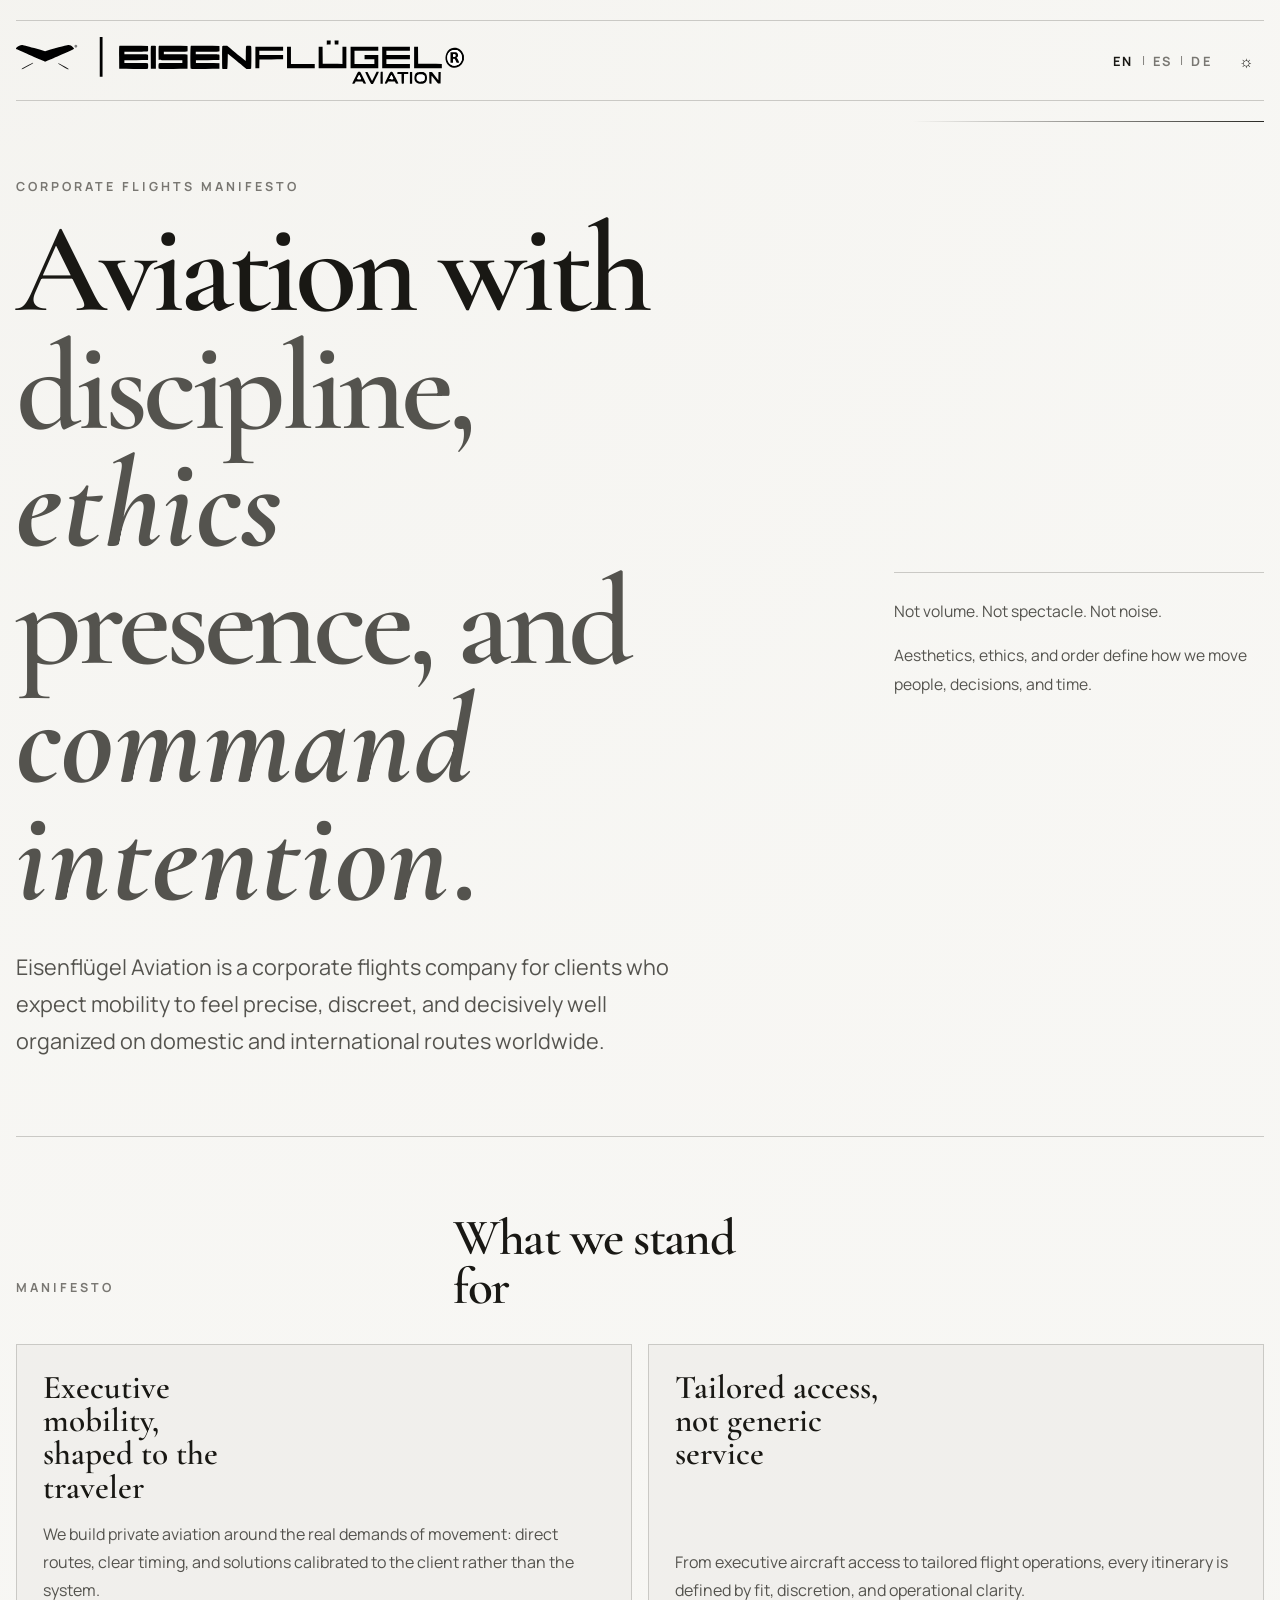
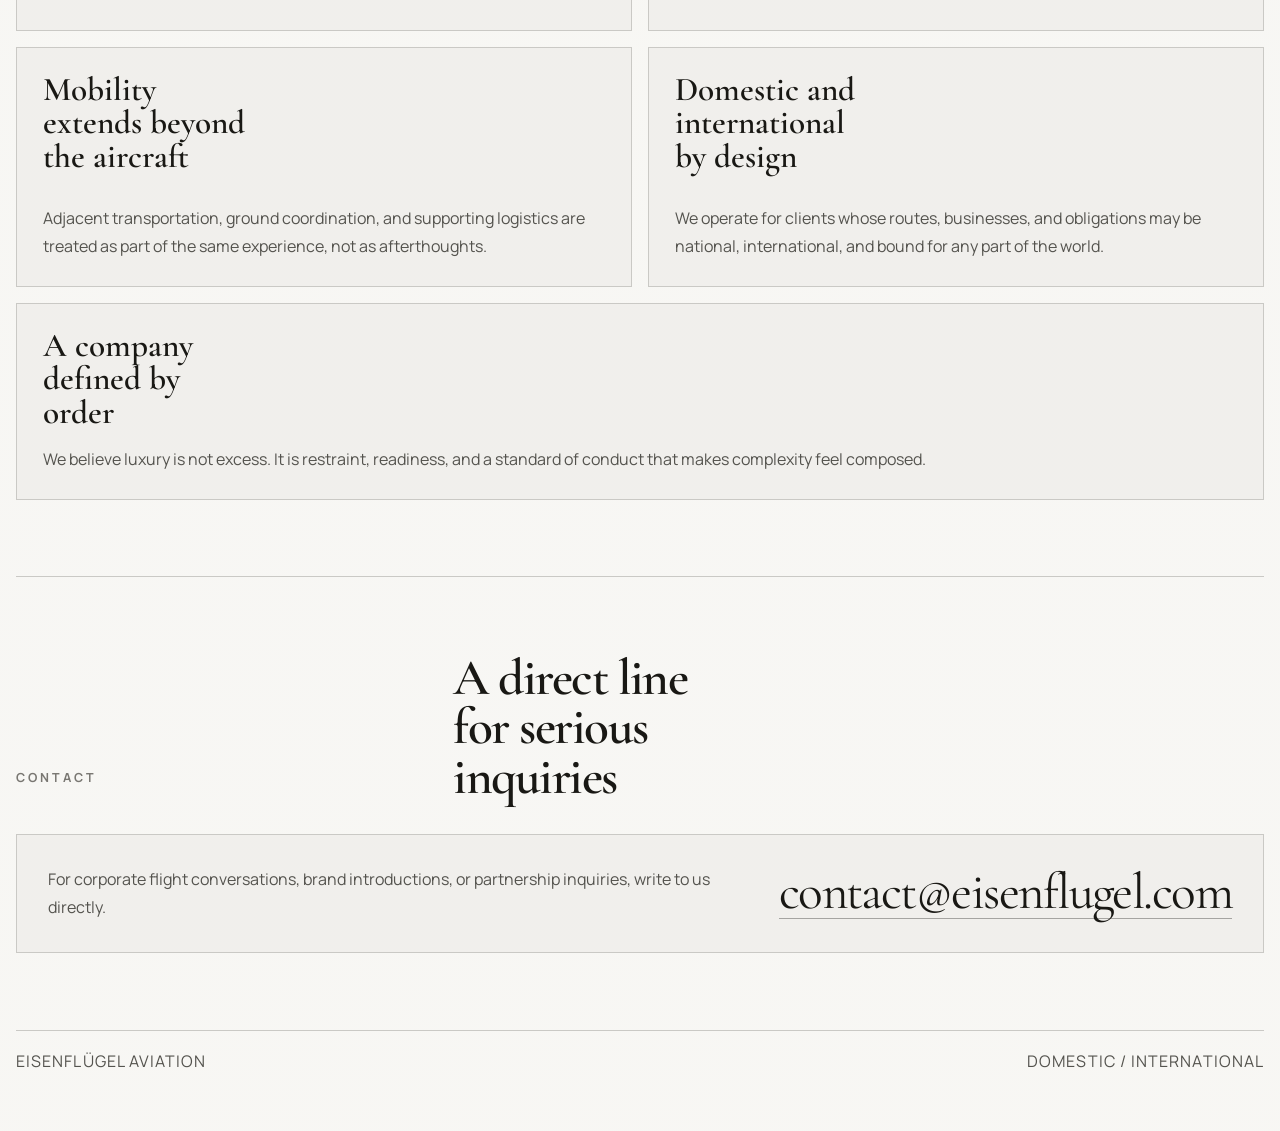
<file: index.html>
<!doctype html>
<html lang="en">
  <head>
    <meta charset="utf-8">
    <meta name="viewport" content="width=device-width, initial-scale=1">
    <title>Eisenflügel Aviation</title>
    <meta
      name="description"
      content="Eisenflügel Aviation is a corporate flights and executive mobility company operating nationally and internationally worldwide."
    >
    <link rel="icon" href="favicon.svg" type="image/svg+xml">
    <link rel="icon" href="favicon.ico" sizes="any">
    <link rel="apple-touch-icon" href="apple-touch-icon.png">
    <link rel="manifest" href="site.webmanifest">
    <link rel="preconnect" href="https://fonts.googleapis.com">
    <link rel="preconnect" href="https://fonts.gstatic.com" crossorigin>
    <link
      href="https://fonts.googleapis.com/css2?family=Manrope:wght@400;500;600;700;800&family=Cormorant+Garamond:wght@500;600;700&display=swap"
      rel="stylesheet"
    >
    <link rel="stylesheet" href="assets/site.css">
    <script src="assets/site.js" defer></script>
  </head>
  <body data-locale="en">
    <a class="skip-link" href="#main">Skip to content</a>
    <div class="site-shell">
      <header class="site-header">
        <a class="brand" href="./" aria-label="Eisenflügel Aviation home">
          <img src="brand/logo.svg" alt="Eisenflügel Aviation">
        </a>

        <div class="header-controls" aria-label="Site controls">
          <nav class="locale-switch" aria-label="Language">
            <a class="locale-link is-current" href="./" lang="en" aria-current="page">EN</a>
            <span class="locale-separator" aria-hidden="true">|</span>
            <a class="locale-link" href="es/" lang="es">ES</a>
            <span class="locale-separator" aria-hidden="true">|</span>
            <a class="locale-link" href="de/" lang="de">DE</a>
          </nav>

          <button
            class="theme-toggle"
            type="button"
            data-theme-toggle
            aria-label="Switch color theme"
            aria-pressed="false"
          >
            <span class="theme-toggle-icon" data-theme-icon aria-hidden="true">☼</span>
            <span class="sr-only" data-theme-label>Light</span>
          </button>
        </div>
      </header>

      <main id="main">
        <section class="hero reveal">
          <p class="eyebrow">Corporate flights manifesto</p>
          <div class="hero-grid">
            <div class="hero-copy">
              <h1>
                Aviation with
                <span class="hero-subline">
                  discipline, <span class="hero-emphasis">ethics</span> presence, and
                  <span class="hero-emphasis">command intention</span>.
                </span>
              </h1>
              <p class="hero-lede">
                Eisenflügel Aviation is a corporate flights company for clients who expect mobility to
                feel precise, discreet, and decisively well organized on domestic and international routes worldwide.
              </p>
            </div>

            <aside class="hero-aside" aria-label="Brand principles">
              <p>Not volume. Not spectacle. Not noise.</p>
              <p>
                Aesthetics, ethics, and order define how we move people, decisions, and time.
              </p>
            </aside>
          </div>
        </section>

        <section class="manifesto reveal" aria-labelledby="manifesto-title">
          <div class="section-heading">
            <p class="section-kicker">Manifesto</p>
            <h2 id="manifesto-title">What we stand for</h2>
          </div>

          <div class="manifesto-grid">
            <article class="manifesto-item">
              <h3>Executive mobility, shaped to the traveler</h3>
              <p>
                We build private aviation around the real demands of movement: direct routes, clear
                timing, and solutions calibrated to the client rather than the system.
              </p>
            </article>

            <article class="manifesto-item">
              <h3>Tailored access, not generic service</h3>
              <p>
                From executive aircraft access to tailored flight operations, every itinerary is defined by fit,
                discretion, and operational clarity.
              </p>
            </article>

            <article class="manifesto-item">
              <h3>Mobility extends beyond the aircraft</h3>
              <p>
                Adjacent transportation, ground coordination, and supporting logistics are treated as
                part of the same experience, not as afterthoughts.
              </p>
            </article>

            <article class="manifesto-item">
              <h3>Domestic and international by design</h3>
              <p>
                We operate for clients whose routes, businesses, and obligations may be national,
                international, and bound for any part of the world.
              </p>
            </article>

            <article class="manifesto-item manifesto-item-wide">
              <h3>A company defined by order</h3>
              <p>
                We believe luxury is not excess. It is restraint, readiness, and a standard of conduct
                that makes complexity feel composed.
              </p>
            </article>
          </div>
        </section>

        <section class="contact reveal" aria-labelledby="contact-title">
          <div class="section-heading">
            <p class="section-kicker">Contact</p>
            <h2 id="contact-title">A direct line for serious inquiries</h2>
          </div>

          <div class="contact-panel">
            <p>
              For corporate flight conversations, brand introductions, or partnership inquiries, write to us
              directly.
            </p>
            <a class="contact-link" href="mailto:contact@eisenflugel.com">contact@eisenflugel.com</a>
          </div>
        </section>
      </main>

      <footer class="site-footer">
        <p>Eisenflügel Aviation</p>
        <p>Domestic / International</p>
      </footer>
    </div>
  </body>
</html>
</file>
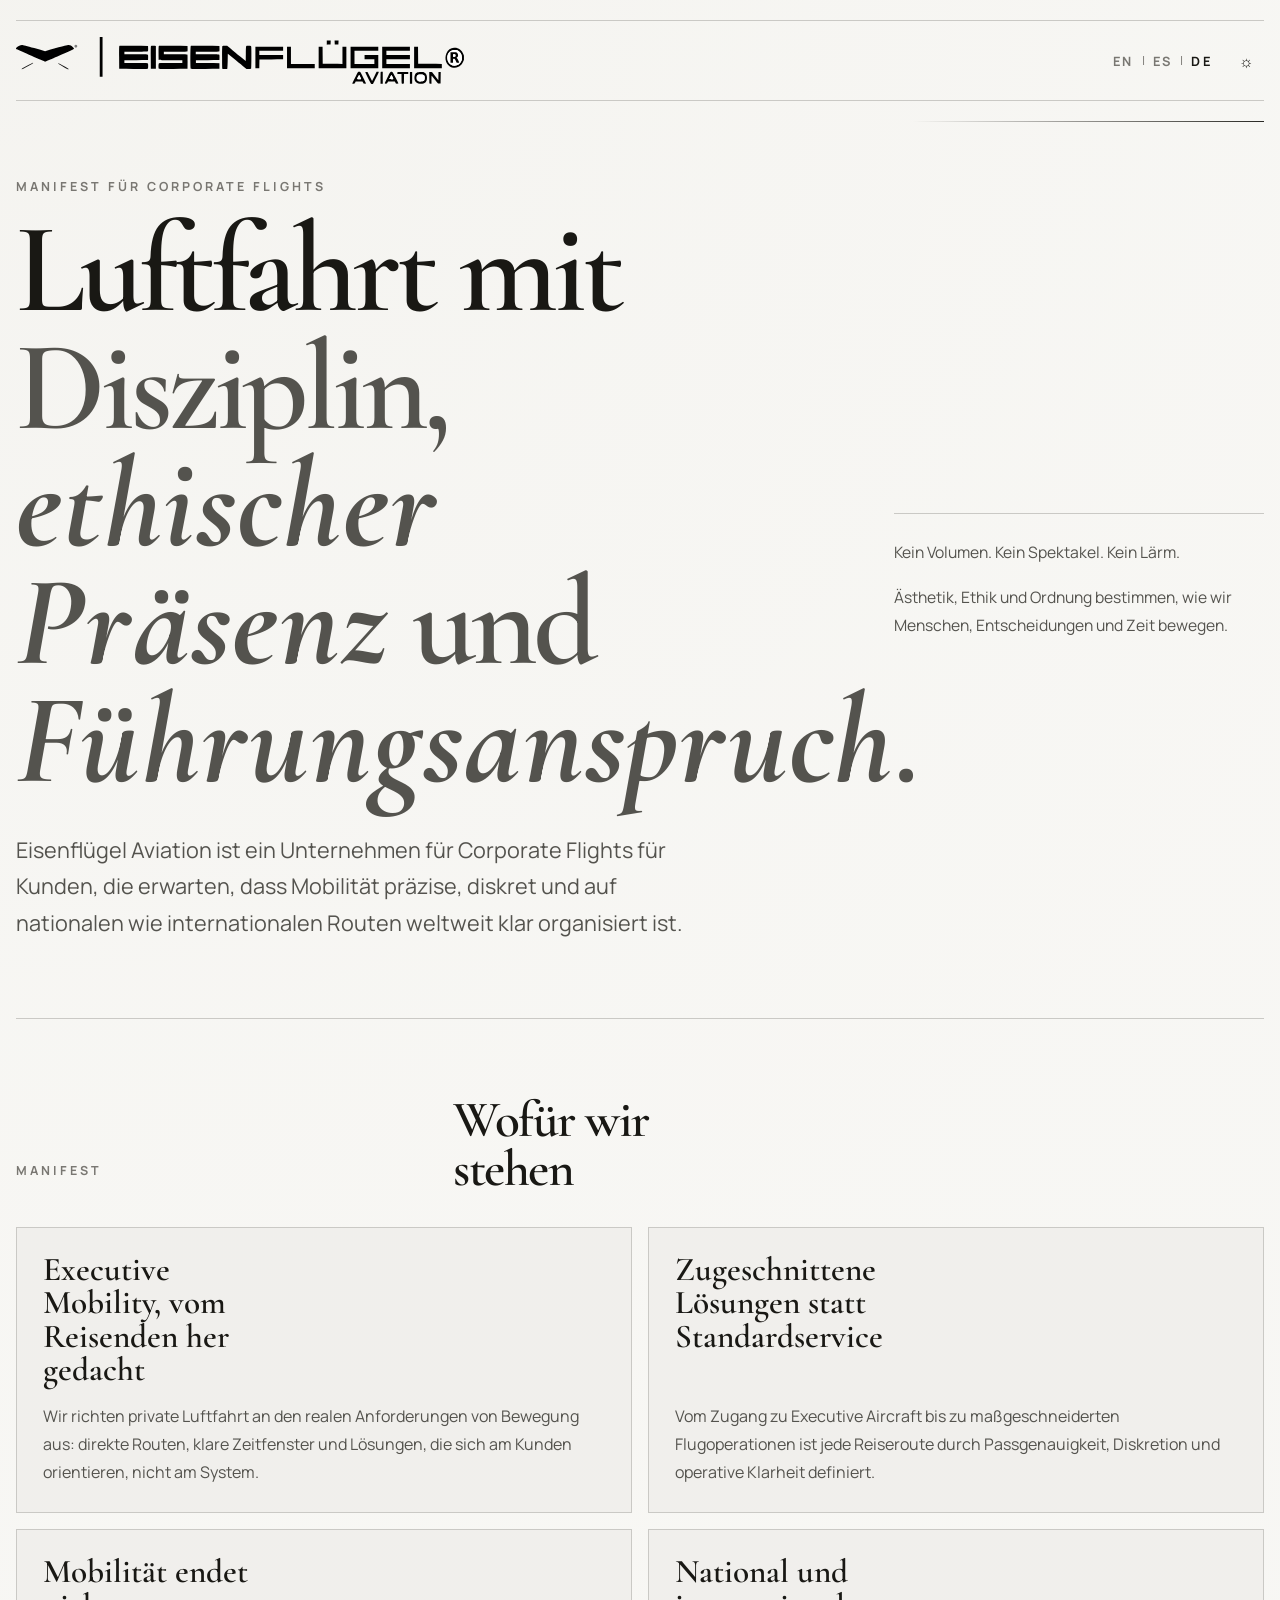
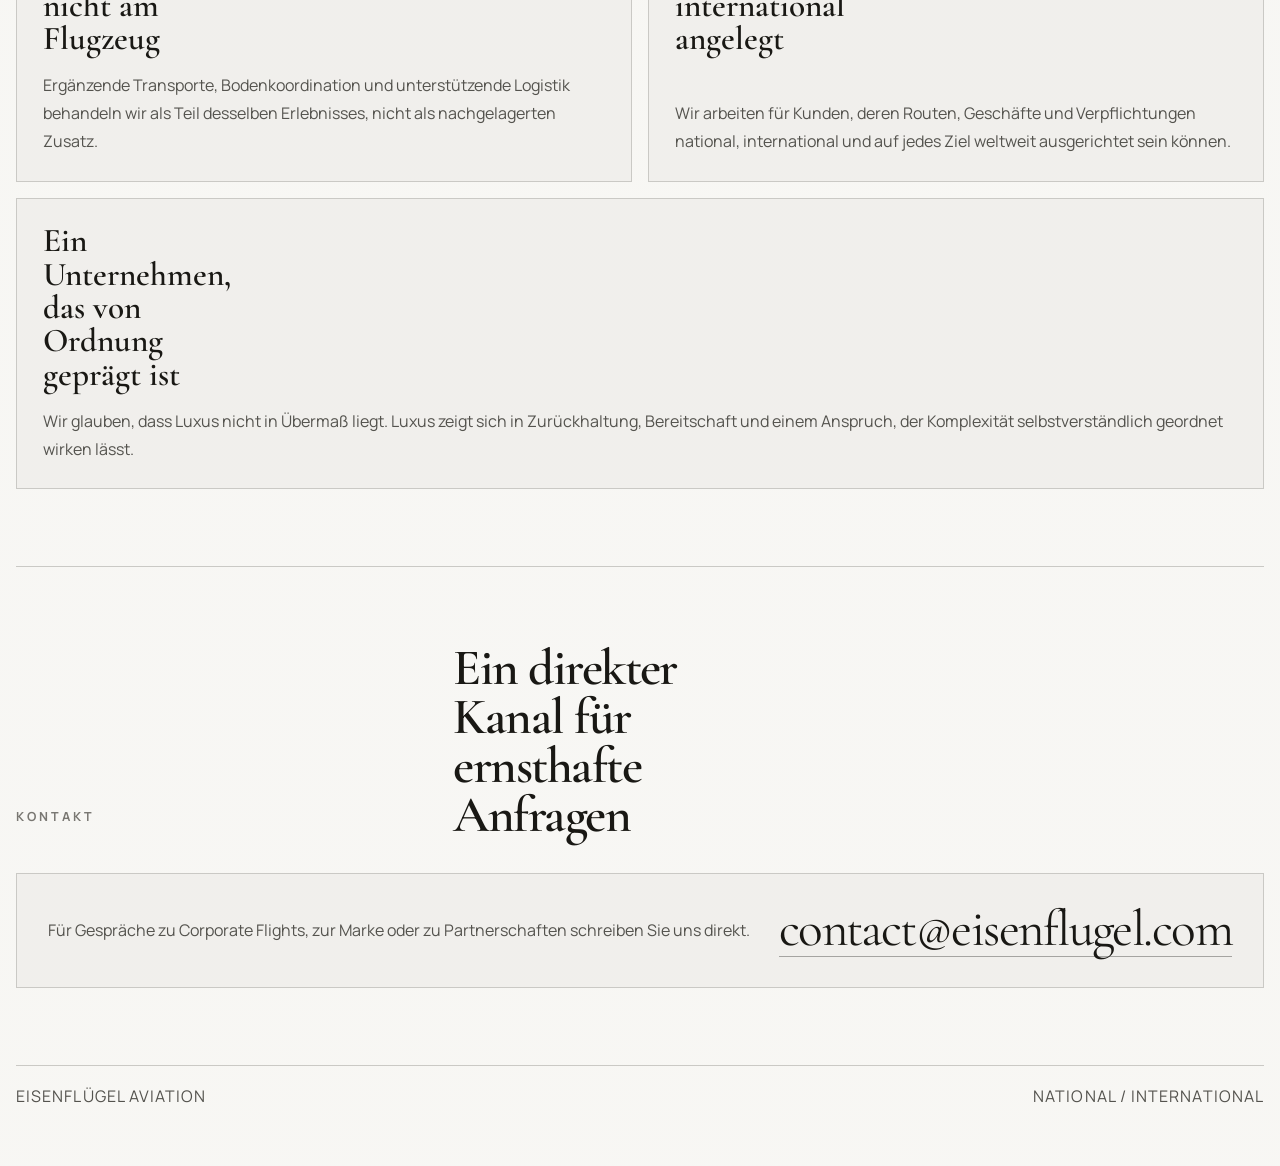
<file: de/index.html>
<!doctype html>
<html lang="de">
  <head>
    <meta charset="utf-8">
    <meta name="viewport" content="width=device-width, initial-scale=1">
    <title>Eisenflügel Aviation</title>
    <meta
      name="description"
      content="Eisenflügel Aviation ist ein Unternehmen für Corporate Flights und Executive Mobility mit nationalen und internationalen Einsätzen weltweit."
    >
    <link rel="icon" href="../favicon.svg" type="image/svg+xml">
    <link rel="icon" href="../favicon.ico" sizes="any">
    <link rel="apple-touch-icon" href="../apple-touch-icon.png">
    <link rel="manifest" href="../site.webmanifest">
    <link rel="preconnect" href="https://fonts.googleapis.com">
    <link rel="preconnect" href="https://fonts.gstatic.com" crossorigin>
    <link
      href="https://fonts.googleapis.com/css2?family=Manrope:wght@400;500;600;700;800&family=Cormorant+Garamond:wght@500;600;700&display=swap"
      rel="stylesheet"
    >
    <link rel="stylesheet" href="../assets/site.css">
    <script src="../assets/site.js" defer></script>
  </head>
  <body data-locale="de">
    <a class="skip-link" href="#main">Zum Inhalt springen</a>
    <div class="site-shell">
      <header class="site-header">
        <a class="brand" href="../de/" aria-label="Startseite von Eisenflügel Aviation">
          <img src="../brand/logo.svg" alt="Eisenflügel Aviation">
        </a>

        <div class="header-controls" aria-label="Seitensteuerung">
          <nav class="locale-switch" aria-label="Sprache">
            <a class="locale-link" href="../" lang="en">EN</a>
            <span class="locale-separator" aria-hidden="true">|</span>
            <a class="locale-link" href="../es/" lang="es">ES</a>
            <span class="locale-separator" aria-hidden="true">|</span>
            <a class="locale-link is-current" href="./" lang="de" aria-current="page">DE</a>
          </nav>

          <button
            class="theme-toggle"
            type="button"
            data-theme-toggle
            aria-label="Farbschema wechseln"
            aria-pressed="false"
          >
            <span class="theme-toggle-icon" data-theme-icon aria-hidden="true">☼</span>
            <span class="sr-only" data-theme-label>Hell</span>
          </button>
        </div>
      </header>

      <main id="main">
        <section class="hero reveal">
          <p class="eyebrow">Manifest für Corporate Flights</p>
          <div class="hero-grid">
            <div class="hero-copy">
              <h1>
                Luftfahrt mit
                <span class="hero-subline">
                  Disziplin, <span class="hero-emphasis">ethischer Präsenz</span> und
                  <span class="hero-emphasis">Führungsanspruch</span>.
                </span>
              </h1>
              <p class="hero-lede">
                Eisenflügel Aviation ist ein Unternehmen für Corporate Flights für Kunden, die erwarten,
                dass Mobilität präzise, diskret und auf nationalen wie internationalen Routen weltweit klar organisiert ist.
              </p>
            </div>

            <aside class="hero-aside" aria-label="Markenprinzipien">
              <p>Kein Volumen. Kein Spektakel. Kein Lärm.</p>
              <p>
                Ästhetik, Ethik und Ordnung bestimmen, wie wir Menschen, Entscheidungen und Zeit bewegen.
              </p>
            </aside>
          </div>
        </section>

        <section class="manifesto reveal" aria-labelledby="manifesto-title">
          <div class="section-heading">
            <p class="section-kicker">Manifest</p>
            <h2 id="manifesto-title">Wofür wir stehen</h2>
          </div>

          <div class="manifesto-grid">
            <article class="manifesto-item">
              <h3>Executive Mobility, vom Reisenden her gedacht</h3>
              <p>
                Wir richten private Luftfahrt an den realen Anforderungen von Bewegung aus: direkte
                Routen, klare Zeitfenster und Lösungen, die sich am Kunden orientieren, nicht am System.
              </p>
            </article>

            <article class="manifesto-item">
              <h3>Zugeschnittene Lösungen statt Standardservice</h3>
              <p>
                Vom Zugang zu Executive Aircraft bis zu maßgeschneiderten Flugoperationen ist jede
                Reiseroute durch Passgenauigkeit, Diskretion und operative Klarheit definiert.
              </p>
            </article>

            <article class="manifesto-item">
              <h3>Mobilität endet nicht am Flugzeug</h3>
              <p>
                Ergänzende Transporte, Bodenkoordination und unterstützende Logistik behandeln wir als
                Teil desselben Erlebnisses, nicht als nachgelagerten Zusatz.
              </p>
            </article>

            <article class="manifesto-item">
              <h3>National und international angelegt</h3>
              <p>
                Wir arbeiten für Kunden, deren Routen, Geschäfte und Verpflichtungen national,
                international und auf jedes Ziel weltweit ausgerichtet sein können.
              </p>
            </article>

            <article class="manifesto-item manifesto-item-wide">
              <h3>Ein Unternehmen, das von Ordnung geprägt ist</h3>
              <p>
                Wir glauben, dass Luxus nicht in Übermaß liegt. Luxus zeigt sich in Zurückhaltung,
                Bereitschaft und einem Anspruch, der Komplexität selbstverständlich geordnet wirken lässt.
              </p>
            </article>
          </div>
        </section>

        <section class="contact reveal" aria-labelledby="contact-title">
          <div class="section-heading">
            <p class="section-kicker">Kontakt</p>
            <h2 id="contact-title">Ein direkter Kanal für ernsthafte Anfragen</h2>
          </div>

          <div class="contact-panel">
            <p>
              Für Gespräche zu Corporate Flights, zur Marke oder zu Partnerschaften schreiben Sie uns
              direkt.
            </p>
            <a class="contact-link" href="mailto:contact@eisenflugel.com">contact@eisenflugel.com</a>
          </div>
        </section>
      </main>

      <footer class="site-footer">
        <p>Eisenflügel Aviation</p>
        <p>National / International</p>
      </footer>
    </div>
  </body>
</html>
</file>
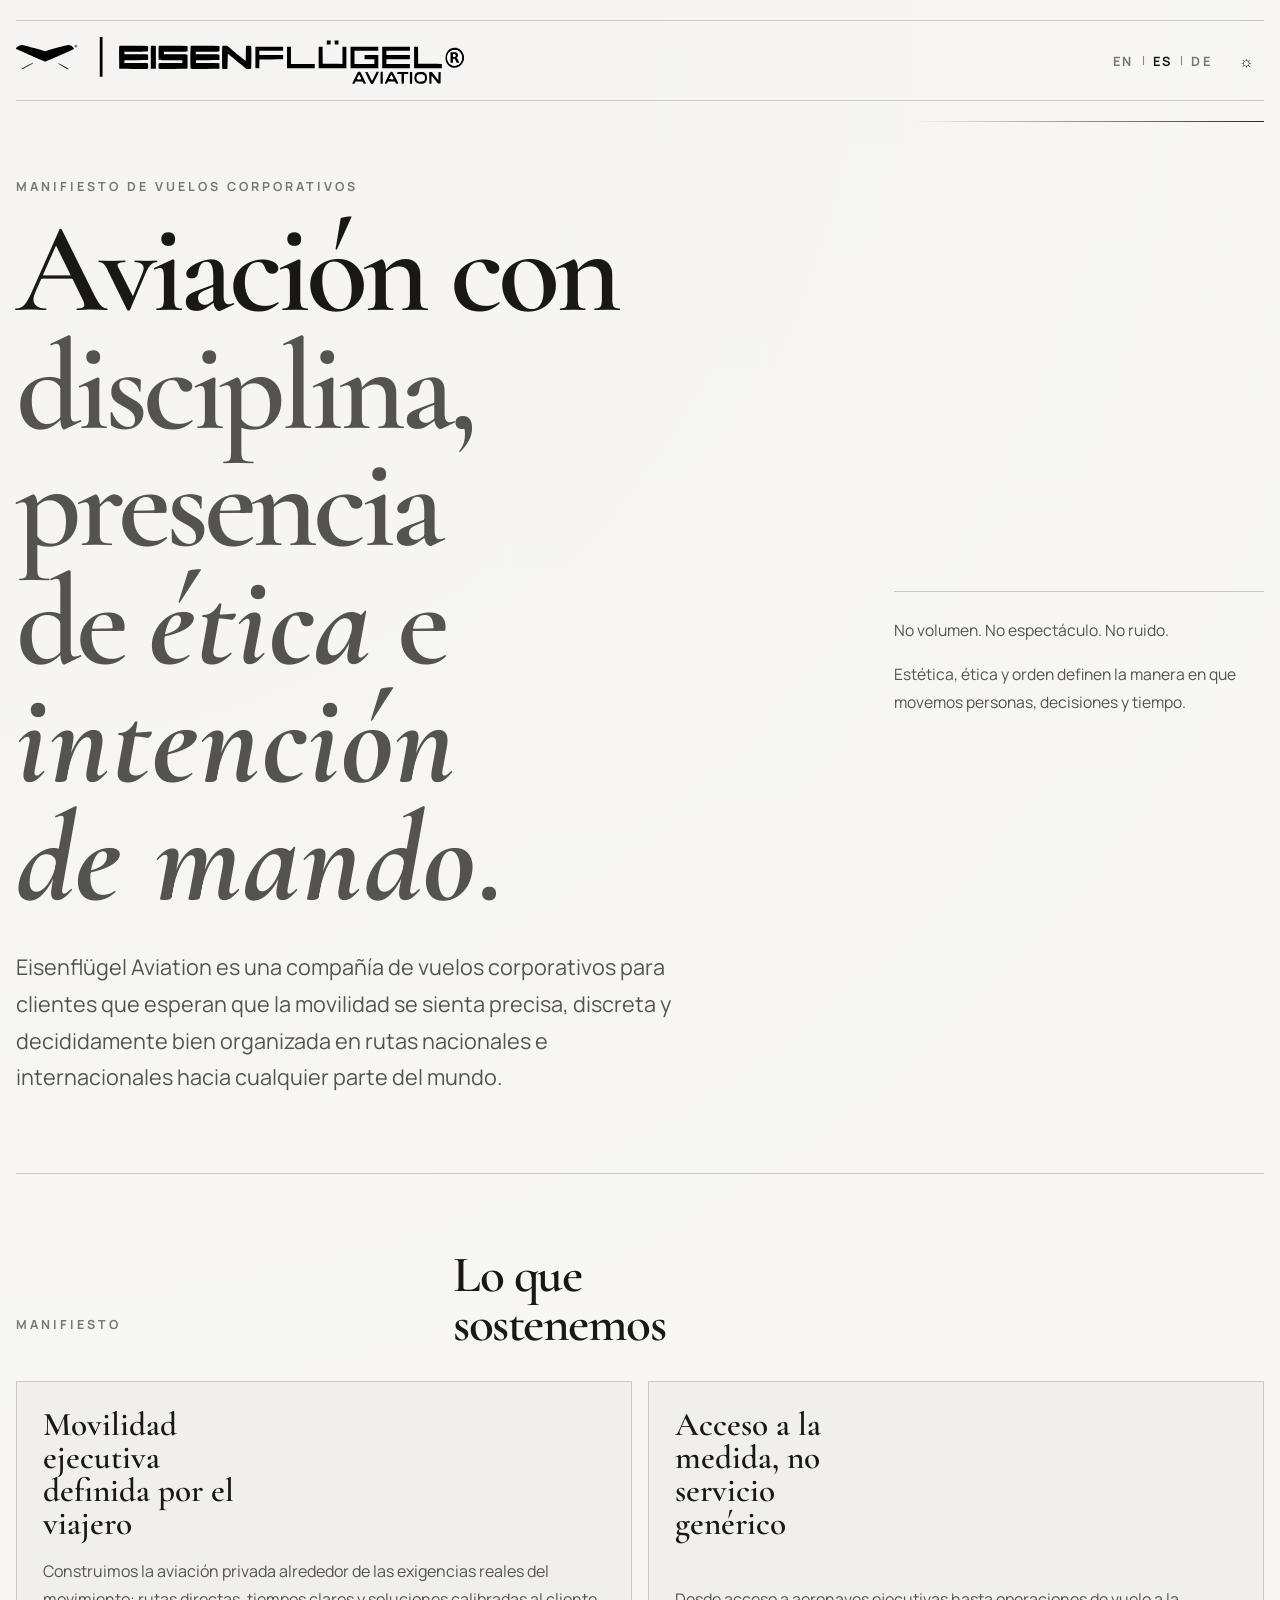
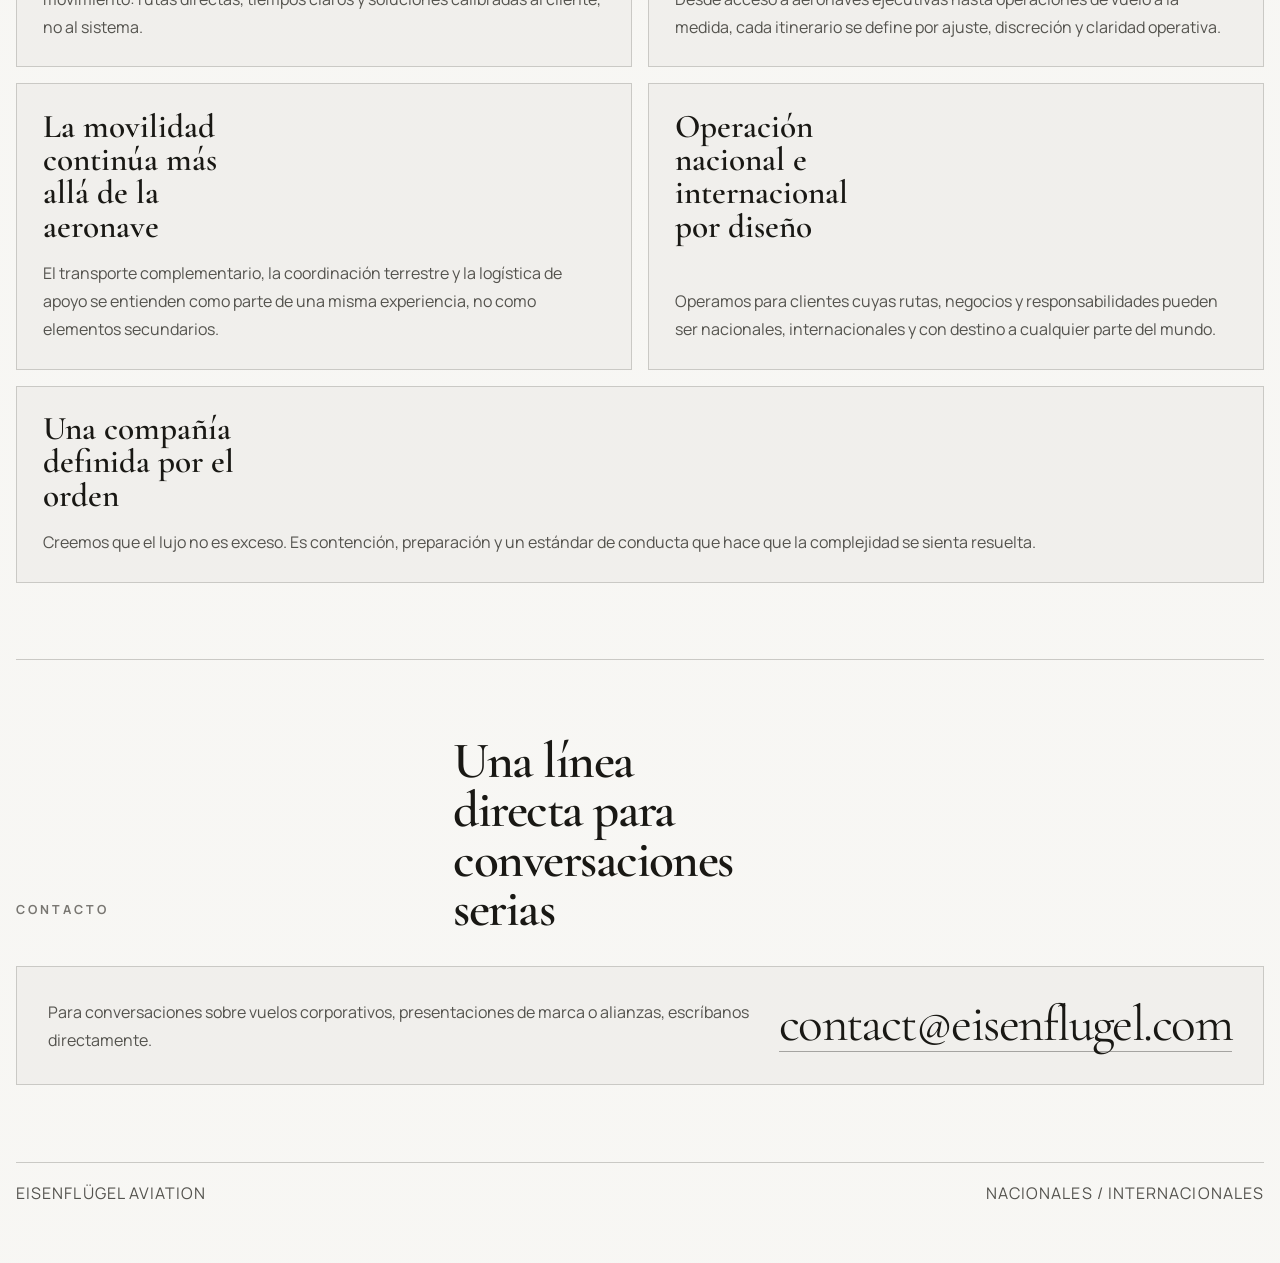
<file: es/index.html>
<!doctype html>
<html lang="es">
  <head>
    <meta charset="utf-8">
    <meta name="viewport" content="width=device-width, initial-scale=1">
    <title>Eisenflügel Aviation</title>
    <meta
      name="description"
      content="Eisenflügel Aviation es una empresa de vuelos corporativos y movilidad ejecutiva con operación nacional e internacional a cualquier parte del mundo."
    >
    <link rel="icon" href="../favicon.svg" type="image/svg+xml">
    <link rel="icon" href="../favicon.ico" sizes="any">
    <link rel="apple-touch-icon" href="../apple-touch-icon.png">
    <link rel="manifest" href="../site.webmanifest">
    <link rel="preconnect" href="https://fonts.googleapis.com">
    <link rel="preconnect" href="https://fonts.gstatic.com" crossorigin>
    <link
      href="https://fonts.googleapis.com/css2?family=Manrope:wght@400;500;600;700;800&family=Cormorant+Garamond:wght@500;600;700&display=swap"
      rel="stylesheet"
    >
    <link rel="stylesheet" href="../assets/site.css">
    <script src="../assets/site.js" defer></script>
  </head>
  <body data-locale="es">
    <a class="skip-link" href="#main">Saltar al contenido</a>
    <div class="site-shell">
      <header class="site-header">
        <a class="brand" href="../" aria-label="Inicio de Eisenflügel Aviation">
          <img src="../brand/logo.svg" alt="Eisenflügel Aviation">
        </a>

        <div class="header-controls" aria-label="Controles del sitio">
          <nav class="locale-switch" aria-label="Idioma">
            <a class="locale-link" href="../" lang="en">EN</a>
            <span class="locale-separator" aria-hidden="true">|</span>
            <a class="locale-link is-current" href="./" lang="es" aria-current="page">ES</a>
            <span class="locale-separator" aria-hidden="true">|</span>
            <a class="locale-link" href="../de/" lang="de">DE</a>
          </nav>

          <button
            class="theme-toggle"
            type="button"
            data-theme-toggle
            aria-label="Cambiar tema de color"
            aria-pressed="false"
          >
            <span class="theme-toggle-icon" data-theme-icon aria-hidden="true">☼</span>
            <span class="sr-only" data-theme-label>Claro</span>
          </button>
        </div>
      </header>

      <main id="main">
        <section class="hero reveal">
          <p class="eyebrow">Manifiesto de vuelos corporativos</p>
          <div class="hero-grid">
            <div class="hero-copy">
              <h1>
                Aviación con
                <span class="hero-subline">
                  disciplina, presencia de <span class="hero-emphasis">ética</span> e
                  <span class="hero-emphasis">intención de mando</span>.
                </span>
              </h1>
              <p class="hero-lede">
                Eisenflügel Aviation es una compañía de vuelos corporativos para clientes que esperan que
                la movilidad se sienta precisa, discreta y decididamente bien organizada en rutas nacionales e internacionales hacia cualquier parte del mundo.
              </p>
            </div>

            <aside class="hero-aside" aria-label="Principios de marca">
              <p>No volumen. No espectáculo. No ruido.</p>
              <p>
                Estética, ética y orden definen la manera en que movemos personas, decisiones y tiempo.
              </p>
            </aside>
          </div>
        </section>

        <section class="manifesto reveal" aria-labelledby="manifesto-title">
          <div class="section-heading">
            <p class="section-kicker">Manifiesto</p>
            <h2 id="manifesto-title">Lo que sostenemos</h2>
          </div>

          <div class="manifesto-grid">
            <article class="manifesto-item">
              <h3>Movilidad ejecutiva definida por el viajero</h3>
              <p>
                Construimos la aviación privada alrededor de las exigencias reales del movimiento:
                rutas directas, tiempos claros y soluciones calibradas al cliente, no al sistema.
              </p>
            </article>

            <article class="manifesto-item">
              <h3>Acceso a la medida, no servicio genérico</h3>
              <p>
                Desde acceso a aeronaves ejecutivas hasta operaciones de vuelo a la medida, cada itinerario se
                define por ajuste, discreción y claridad operativa.
              </p>
            </article>

            <article class="manifesto-item">
              <h3>La movilidad continúa más allá de la aeronave</h3>
              <p>
                El transporte complementario, la coordinación terrestre y la logística de apoyo se
                entienden como parte de una misma experiencia, no como elementos secundarios.
              </p>
            </article>

            <article class="manifesto-item">
              <h3>Operación nacional e internacional por diseño</h3>
              <p>
                Operamos para clientes cuyas rutas, negocios y responsabilidades pueden ser nacionales,
                internacionales y con destino a cualquier parte del mundo.
              </p>
            </article>

            <article class="manifesto-item manifesto-item-wide">
              <h3>Una compañía definida por el orden</h3>
              <p>
                Creemos que el lujo no es exceso. Es contención, preparación y un estándar de conducta
                que hace que la complejidad se sienta resuelta.
              </p>
            </article>
          </div>
        </section>

        <section class="contact reveal" aria-labelledby="contact-title">
          <div class="section-heading">
            <p class="section-kicker">Contacto</p>
            <h2 id="contact-title">Una línea directa para conversaciones serias</h2>
          </div>

          <div class="contact-panel">
            <p>
              Para conversaciones sobre vuelos corporativos, presentaciones de marca o alianzas, escríbanos
              directamente.
            </p>
            <a class="contact-link" href="mailto:contact@eisenflugel.com">contact@eisenflugel.com</a>
          </div>
        </section>
      </main>

      <footer class="site-footer">
        <p>Eisenflügel Aviation</p>
        <p>Nacionales / Internacionales</p>
      </footer>
    </div>
  </body>
</html>
</file>
<file: assets/site.css>
:root {
  color-scheme: light;
  --font-display: "Cormorant Garamond", "Times New Roman", serif;
  --font-body: "Manrope", "Helvetica Neue", sans-serif;
  --bg: oklch(0.975 0.004 95);
  --bg-elevated: oklch(0.955 0.005 95);
  --bg-strong: oklch(0.17 0.01 95);
  --surface-line: oklch(0.835 0.006 95);
  --surface-line-strong: oklch(0.28 0.008 95);
  --text: oklch(0.21 0.008 95);
  --text-muted: oklch(0.44 0.008 95);
  --text-soft: oklch(0.57 0.008 95);
  --inverse: oklch(0.97 0.004 95);
  --hero-glow: radial-gradient(circle at top left, oklch(0.88 0.015 95 / 0.85), transparent 48%);
  --transition-slow: 480ms cubic-bezier(0.19, 1, 0.22, 1);
  --transition-fast: 220ms ease;
}

@media (prefers-color-scheme: dark) {
  :root {
    color-scheme: dark;
    --bg: oklch(0.16 0.008 95);
    --bg-elevated: oklch(0.2 0.008 95);
    --bg-strong: oklch(0.94 0.004 95);
    --surface-line: oklch(0.31 0.008 95);
    --surface-line-strong: oklch(0.78 0.008 95);
    --text: oklch(0.92 0.004 95);
    --text-muted: oklch(0.73 0.006 95);
    --text-soft: oklch(0.6 0.006 95);
    --inverse: oklch(0.16 0.008 95);
    --hero-glow: radial-gradient(circle at top left, oklch(0.3 0.012 95 / 0.65), transparent 45%);
  }
}

:root[data-theme="light"] {
  color-scheme: light;
  --bg: oklch(0.975 0.004 95);
  --bg-elevated: oklch(0.955 0.005 95);
  --bg-strong: oklch(0.17 0.01 95);
  --surface-line: oklch(0.835 0.006 95);
  --surface-line-strong: oklch(0.28 0.008 95);
  --text: oklch(0.21 0.008 95);
  --text-muted: oklch(0.44 0.008 95);
  --text-soft: oklch(0.57 0.008 95);
  --inverse: oklch(0.97 0.004 95);
  --hero-glow: radial-gradient(circle at top left, oklch(0.88 0.015 95 / 0.85), transparent 48%);
}

:root[data-theme="dark"] {
  color-scheme: dark;
  --bg: oklch(0.16 0.008 95);
  --bg-elevated: oklch(0.2 0.008 95);
  --bg-strong: oklch(0.94 0.004 95);
  --surface-line: oklch(0.31 0.008 95);
  --surface-line-strong: oklch(0.78 0.008 95);
  --text: oklch(0.92 0.004 95);
  --text-muted: oklch(0.73 0.006 95);
  --text-soft: oklch(0.6 0.006 95);
  --inverse: oklch(0.16 0.008 95);
  --hero-glow: radial-gradient(circle at top left, oklch(0.3 0.012 95 / 0.65), transparent 45%);
}

* {
  box-sizing: border-box;
}

html {
  scroll-behavior: smooth;
}

body {
  margin: 0;
  min-height: 100vh;
  font-family: var(--font-body);
  background:
    linear-gradient(180deg, color-mix(in oklch, var(--bg), transparent 12%), var(--bg)),
    var(--hero-glow);
  background-color: var(--bg);
  color: var(--text);
  transition:
    background-color var(--transition-slow),
    color var(--transition-fast);
}

img {
  display: block;
  max-width: 100%;
}

a {
  color: inherit;
}

button {
  font: inherit;
}

.skip-link {
  position: absolute;
  left: 1rem;
  top: -3rem;
  z-index: 20;
  padding: 0.75rem 1rem;
  background: var(--bg-strong);
  color: var(--inverse);
  text-decoration: none;
  transition: top var(--transition-fast);
}

.skip-link:focus-visible {
  top: 1rem;
}

.site-shell {
  width: min(100% - 2rem, 78rem);
  margin: 0 auto;
  padding: 1.25rem 0 2.5rem;
}

.site-header,
.site-footer,
.hero,
.manifesto,
.contact {
  border-top: 1px solid var(--surface-line);
}

.site-header,
.site-footer {
  display: flex;
  align-items: center;
  justify-content: space-between;
  flex-wrap: nowrap;
  gap: 1rem;
  padding: 1rem 0;
}

.site-header {
  min-height: 5rem;
}

.brand {
  display: inline-flex;
  max-width: min(28rem, 58vw);
}

.brand img {
  width: 100%;
  height: auto;
  transition: filter var(--transition-fast);
}

:root[data-theme="dark"] .brand img {
  filter: invert(1) brightness(1.08);
}

.header-controls {
  display: flex;
  align-items: center;
  gap: 1rem;
  white-space: nowrap;
}

.locale-switch {
  display: inline-flex;
  align-items: center;
  gap: 0.5rem;
}

.locale-link,
.theme-toggle {
  position: relative;
  overflow: hidden;
}

.locale-link {
  display: inline-flex;
  align-items: center;
  justify-content: center;
  text-decoration: none;
  letter-spacing: 0.18em;
  font-size: 0.8rem;
  font-weight: 700;
  color: var(--text-soft);
}

.locale-link.is-current {
  color: var(--text);
}

.theme-toggle {
  display: inline-flex;
  align-items: center;
  justify-content: center;
  width: 2.25rem;
  height: 2.25rem;
  padding: 0;
  border: none;
  border-radius: 50%;
  background: transparent;
  color: var(--text);
  cursor: pointer;
}

.theme-toggle-icon {
  display: inline-flex;
  align-items: center;
  justify-content: center;
  width: 100%;
  height: 100%;
  font-size: 1rem;
  line-height: 1;
}

.locale-separator {
  color: var(--text-soft);
  font-size: 0.78rem;
}

.sr-only {
  position: absolute;
  width: 1px;
  height: 1px;
  padding: 0;
  margin: -1px;
  overflow: hidden;
  clip: rect(0, 0, 0, 0);
  white-space: nowrap;
  border: 0;
}

.hero,
.manifesto,
.contact {
  padding: clamp(2rem, 6vw, 5rem) 0;
}

.hero {
  position: relative;
  min-height: min(78vh, 52rem);
  display: grid;
  align-items: end;
}

.hero::after {
  content: "";
  position: absolute;
  inset: 1.25rem 0 auto auto;
  width: min(22rem, 45vw);
  height: 1px;
  background: linear-gradient(90deg, transparent, var(--surface-line-strong));
}

.eyebrow,
.section-kicker {
  margin: 0 0 1rem;
  color: var(--text-soft);
  font-size: 0.78rem;
  font-weight: 700;
  letter-spacing: 0.24em;
  text-transform: uppercase;
}

.hero-grid {
  display: grid;
  grid-template-columns: minmax(0, 2.2fr) minmax(16rem, 1fr);
  gap: clamp(2rem, 5vw, 6rem);
  align-items: end;
}

.hero-copy h1 {
  margin: 0;
  max-width: 12ch;
  font-family: var(--font-display);
  font-size: clamp(3.8rem, 10vw, 8.5rem);
  line-height: 0.92;
  font-weight: 600;
  letter-spacing: -0.04em;
  text-wrap: balance;
}

.hero-copy h1 > span {
  display: block;
  color: var(--text-muted);
}

.hero-subline {
  max-width: 11.5ch;
}

.hero-emphasis {
  font-size: 1em;
  font-weight: 700;
  font-style: italic;
  letter-spacing: 0.01em;
}

.hero-lede {
  margin: 2rem 0 0;
  max-width: 42rem;
  color: var(--text-muted);
  font-size: clamp(1.05rem, 2vw, 1.35rem);
  line-height: 1.7;
}

.hero-aside {
  padding: 1.5rem 0 0;
  border-top: 1px solid var(--surface-line);
  color: var(--text-muted);
  align-self: center;
}

.hero-aside p {
  margin: 0;
  font-size: 0.98rem;
  line-height: 1.8;
}

.hero-aside p + p {
  margin-top: 1rem;
}

.section-heading {
  display: grid;
  grid-template-columns: minmax(0, 1fr) minmax(0, 2fr);
  gap: 2rem;
  align-items: end;
  margin-bottom: 2rem;
}

.section-heading h2 {
  margin: 0;
  max-width: 12ch;
  font-family: var(--font-display);
  font-size: clamp(2.1rem, 4vw, 4rem);
  line-height: 0.96;
  font-weight: 600;
  letter-spacing: -0.03em;
}

.manifesto-grid {
  display: grid;
  grid-template-columns: repeat(2, minmax(0, 1fr));
  gap: 1rem;
}

.manifesto-item,
.contact-panel {
  background: color-mix(in oklch, var(--bg-elevated), transparent 6%);
  border: 1px solid var(--surface-line);
}

.manifesto-item {
  min-height: 15rem;
  padding: clamp(1.35rem, 2vw, 2rem);
  display: flex;
  flex-direction: column;
  justify-content: space-between;
}

.manifesto-item h3 {
  margin: 0 0 1rem;
  max-width: 13ch;
  font-family: var(--font-display);
  font-size: clamp(1.6rem, 2.6vw, 2.4rem);
  line-height: 1;
  font-weight: 600;
}

.manifesto-item p,
.contact-panel p,
.site-footer p {
  margin: 0;
  color: var(--text-muted);
  font-size: 1rem;
  line-height: 1.75;
}

.manifesto-item-wide {
  grid-column: span 2;
  min-height: 11rem;
}

.contact-panel {
  display: grid;
  grid-template-columns: minmax(0, 1.3fr) auto;
  gap: 1.5rem;
  align-items: center;
  padding: clamp(1.5rem, 2.4vw, 2.25rem);
}

.contact-link {
  justify-self: start;
  font-family: var(--font-display);
  font-size: clamp(1.9rem, 4vw, 3.3rem);
  line-height: 1;
  text-decoration: none;
  letter-spacing: -0.03em;
  border-bottom: 1px solid color-mix(in oklch, var(--text), transparent 65%);
}

.site-footer {
  color: var(--text-soft);
  font-size: 0.84rem;
  letter-spacing: 0.08em;
  text-transform: uppercase;
}

.reveal {
  opacity: 1;
  transform: translateY(0);
}

.enhanced-motion .reveal {
  opacity: 0;
  transform: translateY(1rem);
  transition:
    opacity 680ms cubic-bezier(0.19, 1, 0.22, 1),
    transform 680ms cubic-bezier(0.19, 1, 0.22, 1);
}

.enhanced-motion .reveal.is-visible {
  opacity: 1;
  transform: translateY(0);
}

.contact-link:hover,
.contact-link:focus-visible {
  outline: none;
  box-shadow: 0 0 0 1px var(--surface-line-strong) inset;
}

.locale-link:hover,
.locale-link:focus-visible,
.theme-toggle:hover,
.theme-toggle:focus-visible {
  outline: none;
  box-shadow: none;
  opacity: 0.68;
}

.locale-link:focus-visible,
.theme-toggle:focus-visible {
  outline: none;
}

:focus-visible {
  outline: 2px solid var(--surface-line-strong);
  outline-offset: 4px;
}

@media (max-width: 54rem) {
  .site-shell {
    width: min(100% - 1.25rem, 78rem);
    padding-top: 0.75rem;
  }

  .site-footer,
  .section-heading,
  .hero-grid,
  .contact-panel {
    grid-template-columns: 1fr;
  }

  .site-footer {
    flex-direction: column;
    align-items: flex-start;
  }

  .site-header {
    align-items: center;
    gap: 0.6rem;
  }

  .brand {
    max-width: min(11.5rem, 46vw);
    min-width: 0;
    flex: 1 1 auto;
  }

  .header-controls {
    margin-left: auto;
    flex: 0 0 auto;
    gap: 0.45rem;
  }

  .locale-link {
    font-size: 0.7rem;
    letter-spacing: 0.14em;
  }

  .theme-toggle {
    width: 1.95rem;
    height: 1.95rem;
  }

  .theme-toggle-icon {
    font-size: 0.92rem;
  }

  .hero {
    min-height: auto;
  }

  .hero-copy h1,
  .hero-subline,
  .section-heading h2,
  .manifesto-item h3 {
    max-width: none;
  }

  .manifesto-grid {
    grid-template-columns: 1fr;
  }

  .manifesto-item-wide {
    grid-column: auto;
  }
}

@media (max-width: 32rem) {
  .site-header {
    gap: 0.45rem;
  }

  .brand {
    max-width: min(10.25rem, 42vw);
  }

  .header-controls {
    gap: 0.4rem;
  }

  .locale-link {
    font-size: 0.66rem;
  }

  .theme-toggle {
    width: 1.85rem;
    height: 1.85rem;
  }
}

@media (prefers-reduced-motion: reduce) {
  html {
    scroll-behavior: auto;
  }

  *,
  *::before,
  *::after {
    animation: none !important;
    transition: none !important;
  }
}
</file>
